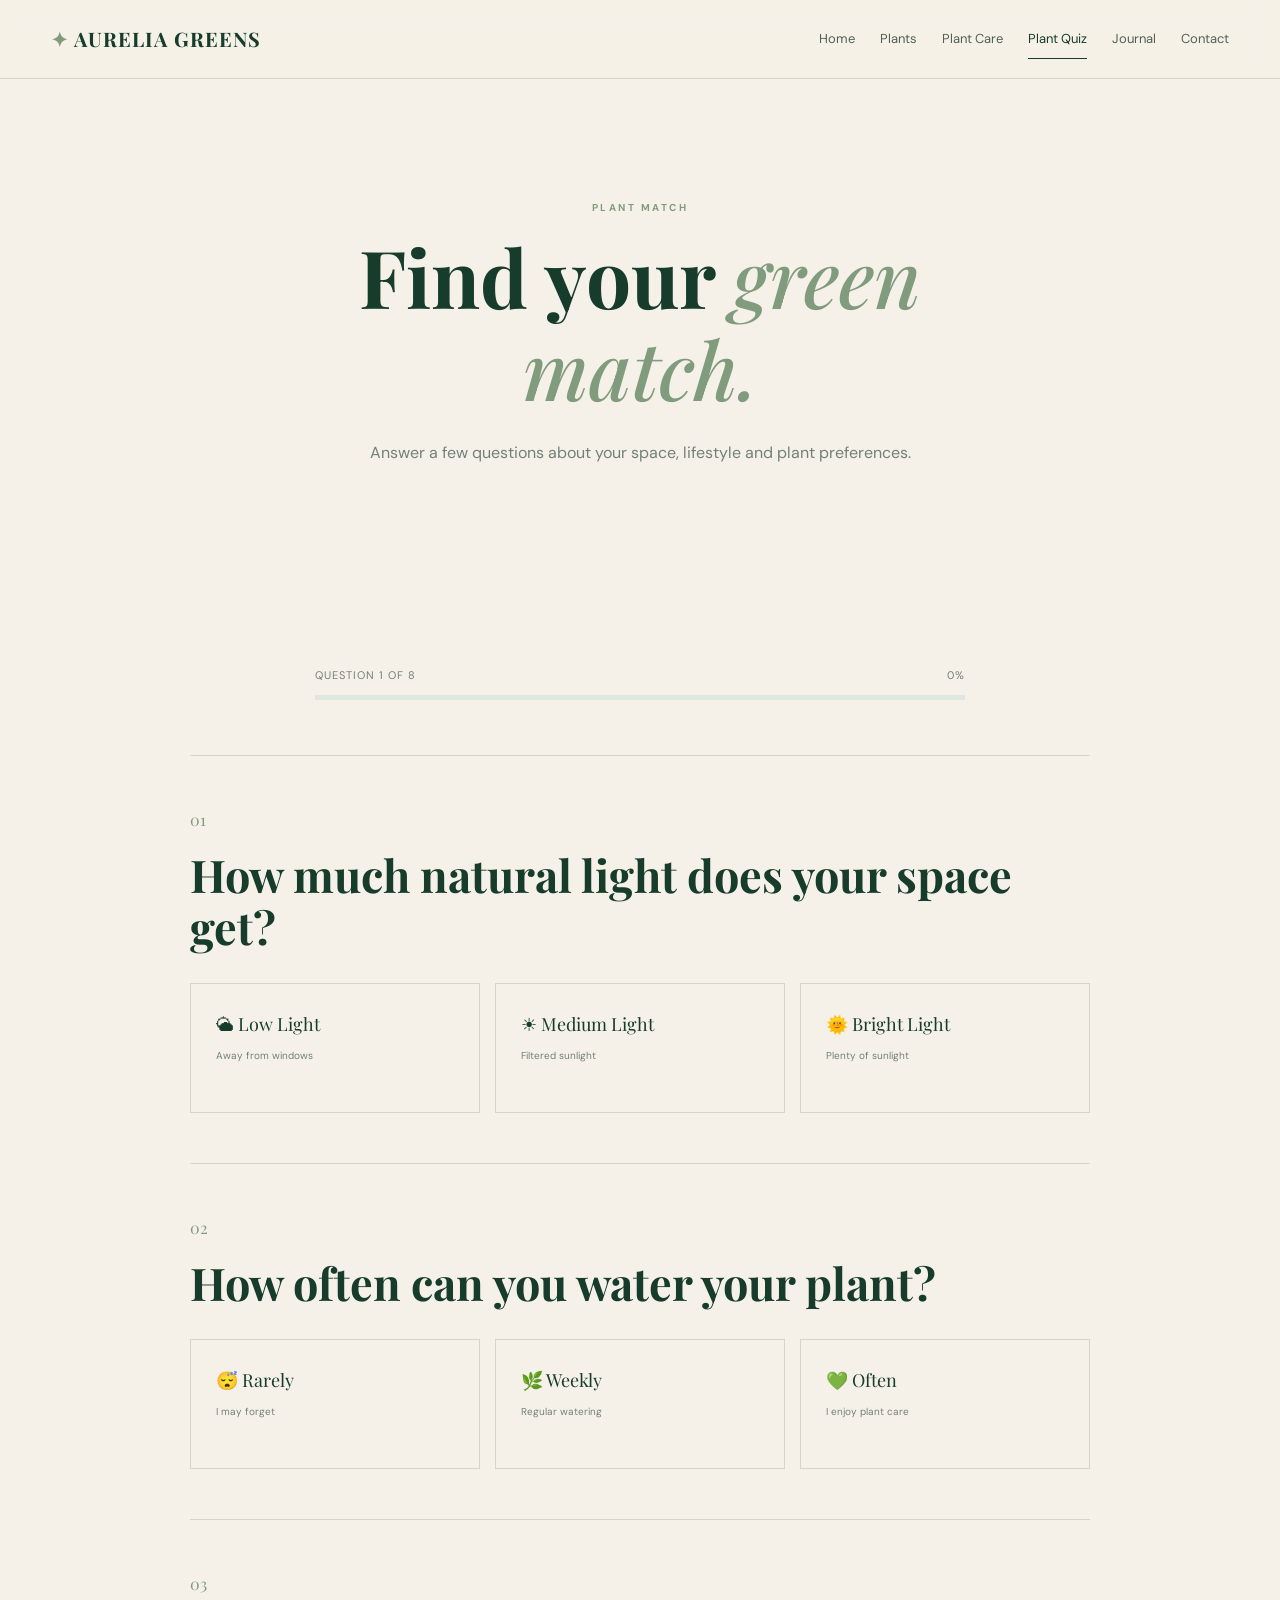
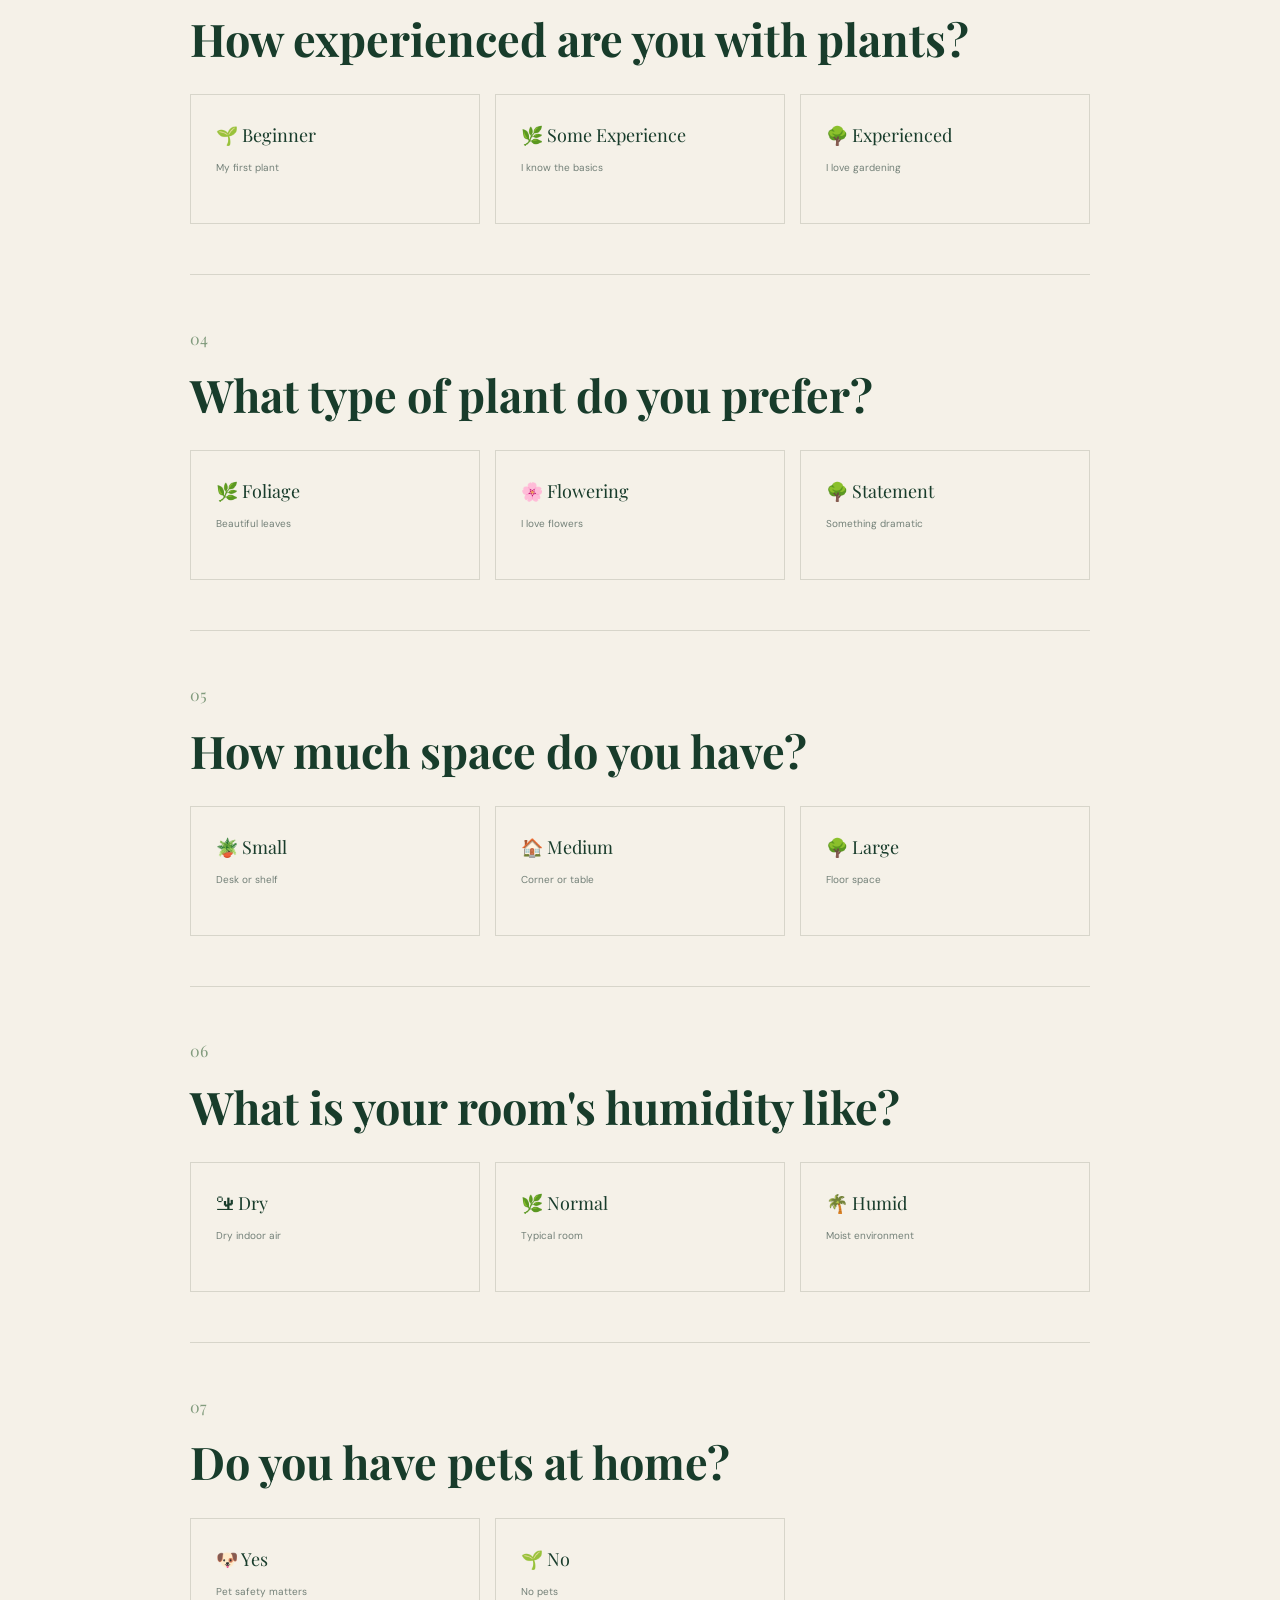
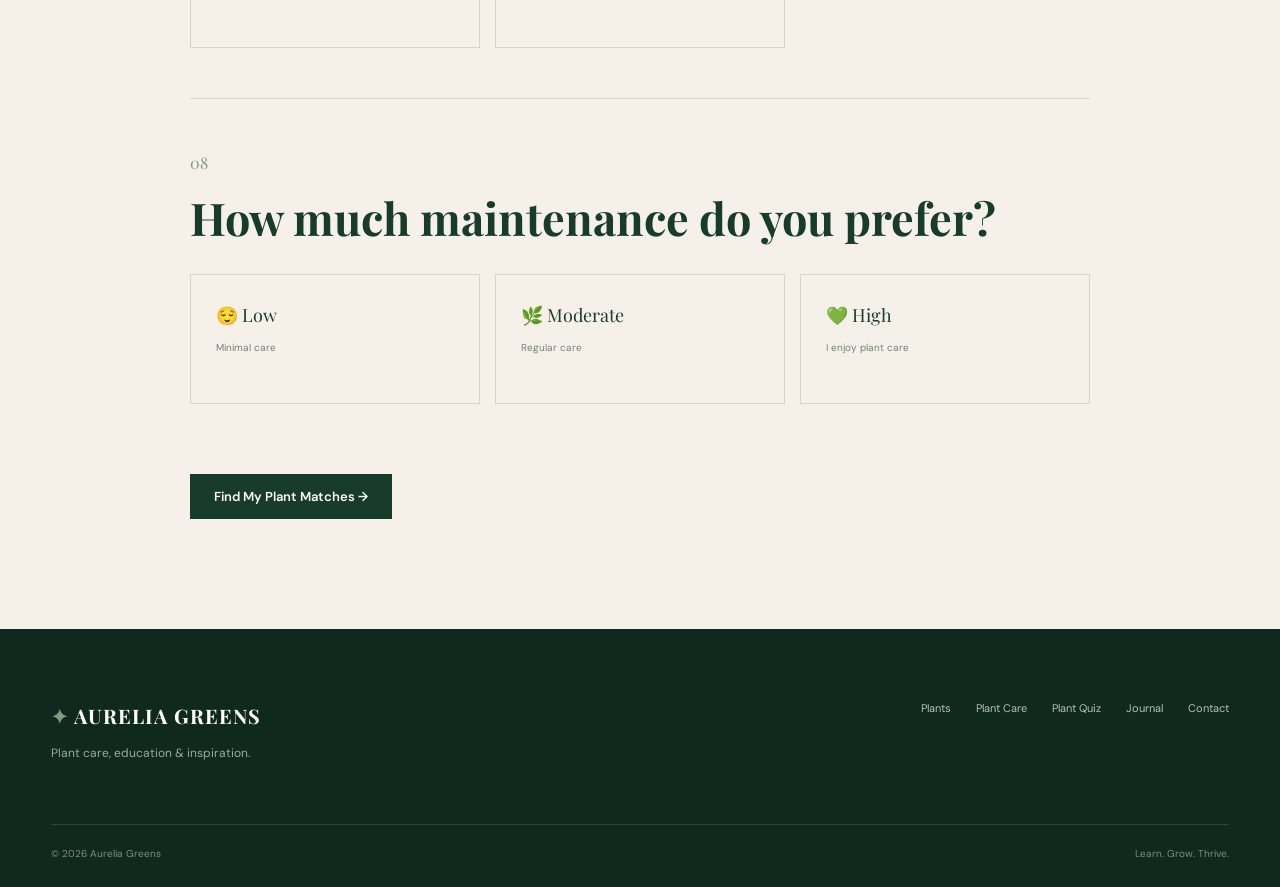
<file: quiz.html>
<!DOCTYPE html>
<html lang="en">

<head>

    <meta charset="UTF-8">

    <meta name="viewport"
          content="width=device-width, initial-scale=1.0">

    <title>Plant Quiz | Aurelia Greens</title>


    <!-- GOOGLE FONTS -->

    <link rel="preconnect"
          href="https://fonts.googleapis.com">

    <link rel="preconnect"
          href="https://fonts.gstatic.com"
          crossorigin>

    <link href="https://fonts.googleapis.com/css2?family=DM+Sans:wght@400;500;600;700&family=Playfair+Display:wght@500;600;700&display=swap"
          rel="stylesheet">


    <!-- YOUR EXISTING CSS -->

    <link rel="stylesheet"
          href="style.css">


    <!-- =================================================
         QUIZ PAGE ONLY CSS
         This does NOT modify style.css
    ================================================== -->

    <style>

        /* Progress */

        .quiz-progress-box {

            max-width: 650px;

            margin: 0 auto 55px;

        }


        .quiz-progress-top {

            display: flex;

            justify-content: space-between;

            margin-bottom: 10px;

            color: var(--muted);

            font-size: 11px;

            letter-spacing: 1px;

            text-transform: uppercase;

        }


        .quiz-progress {

            width: 100%;

            height: 5px;

            background: #dfe7e1;

            overflow: hidden;

        }


        .quiz-progress-bar {

            width: 0%;

            height: 100%;

            background: var(--forest);

            transition: width .35s ease;

        }


        /* Better result */

        .quiz-result {

            margin-top: 80px;

        }


        .result-heading {

            text-align: center;

            margin-bottom: 45px;

        }


        .result-heading h2 {

            margin-top: 10px;

        }


        .result-heading p {

            max-width: 600px;

            margin: 12px auto;

            color: var(--muted);

            font-size: 13px;

        }


        /* Best match */

        .best-match {

            display: grid;

            grid-template-columns: 320px 1fr;

            max-width: 900px;

            margin: 0 auto 55px;

            background: #ffffff;

            border: 1px solid var(--line);

            overflow: hidden;

            box-shadow:
                0 18px 45px
                rgba(24, 60, 43, .08);

        }


        .best-match-image {

            min-height: 360px;

        }


        .best-match-image img {

            width: 100%;

            height: 100%;

            object-fit: cover;

        }


        .best-match-info {

            padding: 38px;

        }


        .best-label {

            display: inline-block;

            margin-bottom: 12px;

            color: var(--sage);

            font-size: 9px;

            font-weight: 700;

            letter-spacing: 2px;

        }


        .best-match-info h3 {

            margin: 0 0 8px;

            color: var(--forest);

            font-family: var(--serif);

            font-size: 34px;

        }


        .match-percentage {

            margin: 12px 0 20px;

            color: var(--forest);

            font-family: var(--serif);

            font-size: 28px;

        }


        .match-meter {

            width: 100%;

            height: 7px;

            margin-bottom: 25px;

            background: #e4ebe5;

        }


        .match-meter-fill {

            height: 100%;

            background: var(--forest);

        }


        .why-match {

            margin: 20px 0 25px;

        }


        .why-match h4 {

            margin-bottom: 12px;

            color: var(--forest);

            font-size: 13px;

        }


        .why-match p {

            margin: 6px 0;

            color: var(--muted);

            font-size: 12px;

        }


        /* Personality */

        .personality-box {

            max-width: 900px;

            margin: 0 auto 60px;

            padding: 35px;

            background: var(--cream);

            border: 1px solid var(--line);

            text-align: center;

        }


        .personality-box h3 {

            margin: 8px 0;

            color: var(--forest);

            font-family: var(--serif);

            font-size: 30px;

        }


        .personality-box p {

            max-width: 600px;

            margin: 0 auto;

            color: var(--muted);

            font-size: 13px;

            line-height: 1.8;

        }


        /* Other matches */

        .other-matches {

            max-width: 900px;

            margin: 0 auto;

        }


        .other-matches-title {

            margin-bottom: 25px;

            color: var(--forest);

            font-family: var(--serif);

            font-size: 28px;

        }


        .other-match-card {

            display: grid;

            grid-template-columns: 100px 1fr auto;

            align-items: center;

            gap: 20px;

            margin-bottom: 14px;

            padding: 15px;

            background: rgba(255,255,255,.6);

            border: 1px solid var(--line);

        }


        .other-match-card img {

            width: 100px;

            height: 80px;

            object-fit: cover;

        }


        .other-match-card h4 {

            margin: 0 0 5px;

            color: var(--forest);

            font-family: var(--serif);

            font-size: 21px;

        }


        .other-match-card p {

            margin: 0;

            color: var(--muted);

            font-size: 11px;

        }


        .other-score {

            color: var(--forest);

            font-family: var(--serif);

            font-size: 20px;

            text-align: right;

        }


        .other-score small {

            display: block;

            color: var(--muted);

            font-family: var(--sans);

            font-size: 9px;

        }


        .result-actions {

            display: flex;

            justify-content: center;

            margin-top: 35px;

        }


        .quiz-reset {

            border: none;

            border-bottom: 1px solid var(--forest);

            background: transparent;

            padding: 8px 0;

            color: var(--forest);

            cursor: pointer;

            font-size: 12px;

        }


        /* Mobile */

        @media(max-width: 700px) {

            .best-match {

                grid-template-columns: 1fr;

            }


            .best-match-image {

                min-height: 250px;

            }


            .best-match-info {

                padding: 25px;

            }


            .best-match-info h3 {

                font-size: 28px;

            }


            .other-match-card {

                grid-template-columns: 75px 1fr;

            }


            .other-match-card img {

                width: 75px;

                height: 70px;

            }


            .other-score {

                grid-column: 2;

                text-align: left;

            }

        }

    </style>

</head>


<body>


<!-- =====================================================
     NAVBAR
===================================================== -->

<header class="navbar">

    <div class="nav-container">


        <a href="index.html"
           class="logo">

            <span>✦</span>

            AURELIA GREENS

        </a>


        <input type="checkbox"
               id="menu-toggle">


        <label for="menu-toggle"
               class="menu-icon">

            ☰

        </label>


        <nav>

            <a href="index.html">
                Home
            </a>

            <a href="plants.html">
                Plants
            </a>

            <a href="care.html">
                Plant Care
            </a>

            <a href="quiz.html"
               class="active">

                Plant Quiz

            </a>

            <a href="journal.html">
                Journal
            </a>

            <a href="contact.html">
                Contact
            </a>

        </nav>

    </div>

</header>



<!-- =====================================================
     HERO
===================================================== -->

<section class="page-hero">

    <span class="eyebrow">
        PLANT MATCH
    </span>


    <h1>

        Find your

        <em>
            green match.
        </em>

    </h1>


    <p>

        Answer a few questions about your
        space, lifestyle and plant preferences.

    </p>

</section>



<!-- =====================================================
     QUIZ
===================================================== -->

<section class="quiz-section section">


    <!-- PROGRESS -->

    <div class="quiz-progress-box">

        <div class="quiz-progress-top">

            <span id="questionCounter">
                Question 1 of 8
            </span>

            <span id="progressPercent">
                0%
            </span>

        </div>


        <div class="quiz-progress">

            <div id="progressBar"
                 class="quiz-progress-bar">

            </div>

        </div>

    </div>



<form id="plantQuiz">


<!-- =====================================================
     QUESTION 01
===================================================== -->

<div class="quiz-question">

    <span class="quiz-number">
        01
    </span>


    <h2>
        How much natural light does your space get?
    </h2>


    <div class="option-grid">


        <label class="option">

            <input
                type="radio"
                name="light"
                value="low"
                required>

            <span>

                🌥 Low Light

                <small>
                    Away from windows
                </small>

            </span>

        </label>


        <label class="option">

            <input
                type="radio"
                name="light"
                value="medium">

            <span>

                ☀ Medium Light

                <small>
                    Filtered sunlight
                </small>

            </span>

        </label>


        <label class="option">

            <input
                type="radio"
                name="light"
                value="bright">

            <span>

                🌞 Bright Light

                <small>
                    Plenty of sunlight
                </small>

            </span>

        </label>


    </div>

</div>



<!-- =====================================================
     QUESTION 02
===================================================== -->

<div class="quiz-question">

    <span class="quiz-number">
        02
    </span>


    <h2>
        How often can you water your plant?
    </h2>


    <div class="option-grid">


        <label class="option">

            <input
                type="radio"
                name="water"
                value="low"
                required>

            <span>

                😴 Rarely

                <small>
                    I may forget
                </small>

            </span>

        </label>


        <label class="option">

            <input
                type="radio"
                name="water"
                value="medium">

            <span>

                🌿 Weekly

                <small>
                    Regular watering
                </small>

            </span>

        </label>


        <label class="option">

            <input
                type="radio"
                name="water"
                value="high">

            <span>

                💚 Often

                <small>
                    I enjoy plant care
                </small>

            </span>

        </label>


    </div>

</div>



<!-- =====================================================
     QUESTION 03
===================================================== -->

<div class="quiz-question">

    <span class="quiz-number">
        03
    </span>


    <h2>
        How experienced are you with plants?
    </h2>


    <div class="option-grid">


        <label class="option">

            <input
                type="radio"
                name="experience"
                value="beginner"
                required>

            <span>

                🌱 Beginner

                <small>
                    My first plant
                </small>

            </span>

        </label>


        <label class="option">

            <input
                type="radio"
                name="experience"
                value="some">

            <span>

                🌿 Some Experience

                <small>
                    I know the basics
                </small>

            </span>

        </label>


        <label class="option">

            <input
                type="radio"
                name="experience"
                value="expert">

            <span>

                🌳 Experienced

                <small>
                    I love gardening
                </small>

            </span>

        </label>


    </div>

</div>



<!-- =====================================================
     QUESTION 04
===================================================== -->

<div class="quiz-question">

    <span class="quiz-number">
        04
    </span>


    <h2>
        What type of plant do you prefer?
    </h2>


    <div class="option-grid">


        <label class="option">

            <input
                type="radio"
                name="style"
                value="foliage"
                required>

            <span>

                🌿 Foliage

                <small>
                    Beautiful leaves
                </small>

            </span>

        </label>


        <label class="option">

            <input
                type="radio"
                name="style"
                value="flower">

            <span>

                🌸 Flowering

                <small>
                    I love flowers
                </small>

            </span>

        </label>


        <label class="option">

            <input
                type="radio"
                name="style"
                value="statement">

            <span>

                🌳 Statement

                <small>
                    Something dramatic
                </small>

            </span>

        </label>


    </div>

</div>



<!-- =====================================================
     QUESTION 05
===================================================== -->

<div class="quiz-question">

    <span class="quiz-number">
        05
    </span>


    <h2>
        How much space do you have?
    </h2>


    <div class="option-grid">


        <label class="option">

            <input
                type="radio"
                name="space"
                value="small"
                required>

            <span>

                🪴 Small

                <small>
                    Desk or shelf
                </small>

            </span>

        </label>


        <label class="option">

            <input
                type="radio"
                name="space"
                value="medium">

            <span>

                🏠 Medium

                <small>
                    Corner or table
                </small>

            </span>

        </label>


        <label class="option">

            <input
                type="radio"
                name="space"
                value="large">

            <span>

                🌳 Large

                <small>
                    Floor space
                </small>

            </span>

        </label>


    </div>

</div>



<!-- =====================================================
     QUESTION 06
===================================================== -->

<div class="quiz-question">

    <span class="quiz-number">
        06
    </span>


    <h2>
        What is your room's humidity like?
    </h2>


    <div class="option-grid">


        <label class="option">

            <input
                type="radio"
                name="humidity"
                value="low"
                required>

            <span>

                🏜 Dry

                <small>
                    Dry indoor air
                </small>

            </span>

        </label>


        <label class="option">

            <input
                type="radio"
                name="humidity"
                value="medium">

            <span>

                🌿 Normal

                <small>
                    Typical room
                </small>

            </span>

        </label>


        <label class="option">

            <input
                type="radio"
                name="humidity"
                value="high">

            <span>

                🌴 Humid

                <small>
                    Moist environment
                </small>

            </span>

        </label>


    </div>

</div>



<!-- =====================================================
     QUESTION 07
===================================================== -->

<div class="quiz-question">

    <span class="quiz-number">
        07
    </span>


    <h2>
        Do you have pets at home?
    </h2>


    <div class="option-grid">


        <label class="option">

            <input
                type="radio"
                name="pets"
                value="yes"
                required>

            <span>

                🐶 Yes

                <small>
                    Pet safety matters
                </small>

            </span>

        </label>


        <label class="option">

            <input
                type="radio"
                name="pets"
                value="no">

            <span>

                🌱 No

                <small>
                    No pets
                </small>

            </span>

        </label>


    </div>

</div>



<!-- =====================================================
     QUESTION 08
===================================================== -->

<div class="quiz-question">

    <span class="quiz-number">
        08
    </span>


    <h2>
        How much maintenance do you prefer?
    </h2>


    <div class="option-grid">


        <label class="option">

            <input
                type="radio"
                name="maintenance"
                value="low"
                required>

            <span>

                😌 Low

                <small>
                    Minimal care
                </small>

            </span>

        </label>


        <label class="option">

            <input
                type="radio"
                name="maintenance"
                value="medium">

            <span>

                🌿 Moderate

                <small>
                    Regular care
                </small>

            </span>

        </label>


        <label class="option">

            <input
                type="radio"
                name="maintenance"
                value="high">

            <span>

                💚 High

                <small>
                    I enjoy plant care
                </small>

            </span>

        </label>


    </div>

</div>



<button
    type="submit"
    class="btn btn-dark quiz-button">

    Find My Plant Matches →

</button>


</form>



<!-- =====================================================
     RESULT
===================================================== -->

<div id="quizResult"
     class="quiz-result">

</div>


</section>



<!-- =====================================================
     FOOTER
===================================================== -->

<footer>

    <div class="footer-main">


        <div>

            <a href="index.html"
               class="logo footer-logo">

                <span>✦</span>

                AURELIA GREENS

            </a>


            <p>
                Plant care, education & inspiration.
            </p>

        </div>


        <div class="footer-links">

            <a href="plants.html">
                Plants
            </a>

            <a href="care.html">
                Plant Care
            </a>

            <a href="quiz.html">
                Plant Quiz
            </a>

            <a href="journal.html">
                Journal
            </a>

            <a href="contact.html">
                Contact
            </a>

        </div>


    </div>


    <div class="footer-bottom">

        <span>
            © 2026 Aurelia Greens
        </span>

        <span>
            Learn. Grow. Thrive.
        </span>

    </div>

</footer>



<!-- =====================================================
     JAVASCRIPT
===================================================== -->

<script>

/* =====================================================
   LOCAL PLANTS
   These remain as fallback and preserve the existing
   Aurelia Greens plant-details pages.
===================================================== */

const localPlants = {

    monstera: {
        name: "Monstera Deliciosa",
        image: "https://images.unsplash.com/photo-1614594975525-e45190c55d0b?auto=format&fit=crop&w=900&q=85",
        description: "A beautiful tropical plant with large decorative leaves.",
        link: "plant-details.html?plant=monstera",
        profile: {
            light: ["medium", "bright"],
            water: ["medium", "high"],
            experience: ["beginner", "some"],
            style: ["foliage", "statement"],
            space: ["medium", "large"],
            humidity: ["medium", "high"],
            pets: ["no"],
            maintenance: ["medium", "high"]
        }
    },

    snake: {
        name: "Snake Plant",
        image: "https://images.unsplash.com/photo-1593482892290-f54927ae1bb6?auto=format&fit=crop&w=900&q=85",
        description: "A hardy indoor plant that is excellent for beginners.",
        link: "plant-details.html?plant=snake",
        profile: {
            light: ["low", "medium"],
            water: ["low"],
            experience: ["beginner", "some"],
            style: ["foliage"],
            space: ["small", "medium"],
            humidity: ["low", "medium"],
            pets: ["no"],
            maintenance: ["low"]
        }
    },

    fig: {
        name: "Fiddle Leaf Fig",
        image: "https://images.unsplash.com/photo-1597055181300-4a8a9f7c4e4f?auto=format&fit=crop&w=900&q=85",
        description: "A dramatic statement plant that loves bright spaces.",
        link: "plant-details.html?plant=fig",
        profile: {
            light: ["bright"],
            water: ["medium", "high"],
            experience: ["some", "expert"],
            style: ["statement"],
            space: ["large"],
            humidity: ["medium", "high"],
            pets: ["no"],
            maintenance: ["medium", "high"]
        }
    },

    peace: {
        name: "Peace Lily",
        image: "https://images.unsplash.com/photo-1593691509543-c55fb32e5cee?auto=format&fit=crop&w=900&q=85",
        description: "An elegant flowering plant that enjoys regular moisture.",
        link: "plant-details.html?plant=peace",
        profile: {
            light: ["medium"],
            water: ["medium", "high"],
            experience: ["beginner", "some"],
            style: ["flower"],
            space: ["small", "medium"],
            humidity: ["medium", "high"],
            pets: ["no"],
            maintenance: ["medium", "high"]
        }
    },

    succulent: {
        name: "Succulent",
        image: "https://images.unsplash.com/photo-1459411621453-7b03977f4bfc?auto=format&fit=crop&w=900&q=85",
        description: "A low-water plant that loves bright sunny spaces.",
        link: "plant-details.html?plant=succulent",
        profile: {
            light: ["bright"],
            water: ["low"],
            experience: ["beginner", "some"],
            style: ["foliage"],
            space: ["small", "medium"],
            humidity: ["low"],
            pets: ["yes", "no"],
            maintenance: ["low"]
        }
    },

    calathea: {
        name: "Calathea Orbifolia",
        image: "https://images.unsplash.com/photo-1614594975525-e45190c55d0b?auto=format&fit=crop&w=900&q=85",
        description: "A beautiful tropical plant that prefers humid environments.",
        link: "plant-details.html?plant=calathea",
        profile: {
            light: ["medium"],
            water: ["medium", "high"],
            experience: ["some", "expert"],
            style: ["foliage"],
            space: ["medium"],
            humidity: ["high"],
            pets: ["yes"],
            maintenance: ["high"]
        }
    },

    pothos: {
        name: "Golden Pothos",
        image: "https://images.unsplash.com/photo-1614594576850-4b6e7f6f3c7a?auto=format&fit=crop&w=900&q=85",
        description: "A versatile trailing plant that is easy to grow indoors.",
        link: "plant-details.html?plant=pothos",
        profile: {
            light: ["low", "medium"],
            water: ["medium"],
            experience: ["beginner", "some"],
            style: ["foliage"],
            space: ["small", "medium"],
            humidity: ["medium", "high"],
            pets: ["no"],
            maintenance: ["low", "medium"]
        }
    },

    zz: {
        name: "ZZ Plant",
        image: "https://images.unsplash.com/photo-1632207691143-8e1c0f2e3d5b?auto=format&fit=crop&w=900&q=85",
        description: "An elegant low-maintenance plant for busy lifestyles.",
        link: "plant-details.html?plant=zz",
        profile: {
            light: ["low", "medium"],
            water: ["low"],
            experience: ["beginner", "some"],
            style: ["foliage"],
            space: ["small", "medium"],
            humidity: ["low", "medium"],
            pets: ["no"],
            maintenance: ["low"]
        }
    }
};


/* =====================================================
   WEIGHTS
===================================================== */

const weights = {
    light: 25,
    water: 20,
    experience: 10,
    style: 15,
    space: 10,
    humidity: 10,
    pets: 5,
    maintenance: 5
};


/* =====================================================
   API SETTINGS
===================================================== */

const API_BASE = "https://aurelia-greens.vercel.app/api/search";
let apiPlantsCache = null;


/* =====================================================
   ANSWER FUNCTION
===================================================== */

function getAnswer(name) {
    const selected = document.querySelector(
        'input[name="' + name + '"]:checked'
    );

    return selected ? selected.value : null;
}


/* =====================================================
   PROGRESS
===================================================== */

const quizInputs = document.querySelectorAll(
    '#plantQuiz input[type="radio"]'
);

const progressBar = document.getElementById("progressBar");
const progressPercent = document.getElementById("progressPercent");
const questionCounter = document.getElementById("questionCounter");

function updateProgress() {
    const categories = [
        "light",
        "water",
        "experience",
        "style",
        "space",
        "humidity",
        "pets",
        "maintenance"
    ];

    let answered = 0;

    categories.forEach(function(category) {
        if (document.querySelector(
            'input[name="' + category + '"]:checked'
        )) {
            answered++;
        }
    });

    const percent = Math.round((answered / 8) * 100);

    progressBar.style.width = percent + "%";
    progressPercent.innerText = percent + "%";

    if (answered < 8) {
        questionCounter.innerText =
            "Question " + (answered + 1) + " of 8";
    } else {
        questionCounter.innerText = "All questions answered";
    }
}

quizInputs.forEach(function(input) {
    input.addEventListener("change", updateProgress);
});


/* =====================================================
   HELPERS FOR PERENUAL DATA
===================================================== */

function firstValue(value) {
    if (Array.isArray(value)) return value[0] || "";
    return value || "";
}

function textOf(value) {
    if (Array.isArray(value)) return value.join(" ").toLowerCase();
    return String(value || "").toLowerCase();
}

function getApiName(plant) {
    return plant.common_name ||
        firstValue(plant.scientific_name) ||
        "Unknown Plant";
}

function getApiScientificName(plant) {
    return firstValue(plant.scientific_name);
}

function getApiImage(plant) {
    if (plant.default_image) {
        return plant.default_image.regular_url ||
            plant.default_image.medium_url ||
            plant.default_image.small_url ||
            "https://images.unsplash.com/photo-1497250681960-ef046c08a56e?auto=format&fit=crop&w=900&q=85";
    }

    return "https://images.unsplash.com/photo-1497250681960-ef046c08a56e?auto=format&fit=crop&w=900&q=85";
}

function getApiLink(plant) {
    if (!plant.id) return "#";

    return "https://www.perenual.com/plant-species-database-search-finder/species/" +
        encodeURIComponent(plant.id);
}

function getApiDescription(plant) {
    const name = getApiName(plant);
    const scientific = getApiScientificName(plant);
    const watering = plant.watering || "regular care";

    return scientific
        ? name + " (" + scientific + ") is a plant with " +
          String(watering).toLowerCase() + " watering needs."
        : name + " is a plant with " +
          String(watering).toLowerCase() + " watering needs.";
}

function mapLight(plant) {
    const text = textOf(plant.sunlight);

    if (text.includes("low") || text.includes("shade")) {
        return ["low", "medium"];
    }

    if (text.includes("bright indirect") || text.includes("indirect")) {
        return ["medium", "bright"];
    }

    if (text.includes("full sun") || text.includes("direct") || text.includes("sun")) {
        return ["bright"];
    }

    return ["medium", "bright"];
}

function mapWater(plant) {
    const text = textOf(plant.watering);

    if (text.includes("minimum") || text.includes("rare") || text.includes("none") || text.includes("low")) {
        return ["low"];
    }

    if (text.includes("frequent") || text.includes("daily") || text.includes("high")) {
        return ["high"];
    }

    return ["medium", "high"];
}

function mapExperience(plant) {
    const text = textOf(plant.care_level || plant.maintenance);

    if (text.includes("easy") || text.includes("low")) {
        return ["beginner", "some"];
    }

    if (text.includes("difficult") || text.includes("high") || text.includes("expert")) {
        return ["some", "expert"];
    }

    return ["beginner", "some"];
}

function mapStyle(plant) {
    const text = (
        getApiName(plant) + " " +
        textOf(plant.type) + " " +
        textOf(plant.description) + " " +
        textOf(plant.other_name)
    );

    if (
        text.includes("flower") ||
        text.includes("bloom") ||
        text.includes("orchid") ||
        text.includes("lily") ||
        text.includes("rose")
    ) {
        return ["flower"];
    }

    if (
        text.includes("tree") ||
        text.includes("palm") ||
        text.includes("large") ||
        text.includes("statement")
    ) {
        return ["statement", "foliage"];
    }

    return ["foliage"];
}

function mapSpace(plant) {
    const text = textOf(plant.dimension || plant.size);

    if (
        text.includes("large") ||
        text.includes("10 ft") ||
        text.includes("8 ft") ||
        text.includes("6 ft") ||
        text.includes("5 ft")
    ) {
        return ["large"];
    }

    if (
        text.includes("small") ||
        text.includes("1 ft") ||
        text.includes("2 ft")
    ) {
        return ["small", "medium"];
    }

    return ["medium", "large"];
}

function mapHumidity(plant) {
    const text = (
        getApiName(plant) + " " +
        textOf(plant.description) + " " +
        textOf(plant.other_name) + " " +
        textOf(plant.watering)
    );

    if (
        text.includes("tropical") ||
        text.includes("humid") ||
        text.includes("moist")
    ) {
        return ["medium", "high"];
    }

    if (
        text.includes("dry") ||
        text.includes("drought") ||
        text.includes("succulent") ||
        text.includes("cactus")
    ) {
        return ["low"];
    }

    return ["medium"];
}

function mapPets(plant) {
    const value = plant.poisonous_to_pets;

    if (value === 0 || value === "0" || value === false) {
        return ["yes"];
    }

    if (value === 1 || value === "1" || value === true) {
        return ["no"];
    }

    return ["yes", "no"];
}

function mapMaintenance(plant) {
    const text = textOf(plant.maintenance || plant.care_level);

    if (text.includes("low") || text.includes("easy")) {
        return ["low"];
    }

    if (text.includes("high") || text.includes("difficult")) {
        return ["high"];
    }

    return ["medium"];
}

function convertApiPlant(plant) {
    return {
        id: plant.id,
        name: getApiName(plant),
        image: getApiImage(plant),
        description: getApiDescription(plant),
        link: getApiLink(plant),
        profile: {
            light: mapLight(plant),
            water: mapWater(plant),
            experience: mapExperience(plant),
            style: mapStyle(plant),
            space: mapSpace(plant),
            humidity: mapHumidity(plant),
            pets: mapPets(plant),
            maintenance: mapMaintenance(plant)
        }
    };
}


/* =====================================================
   LOAD API PLANTS
   Cached in sessionStorage so repeated quiz attempts
   do not make unnecessary API requests.
===================================================== */

async function loadQuizPlants() {
    if (apiPlantsCache) return apiPlantsCache;

    const saved = sessionStorage.getItem("aureliaQuizPlants");

    if (saved) {
        try {
            apiPlantsCache = JSON.parse(saved);
            if (Array.isArray(apiPlantsCache) && apiPlantsCache.length) {
                return apiPlantsCache;
            }
        } catch (error) {
            sessionStorage.removeItem("aureliaQuizPlants");
        }
    }

    const urls = [
        API_BASE + "?page=1&indoor=1",
        API_BASE + "?page=2&indoor=1"
    ];

    const responses = await Promise.all(
        urls.map(function(url) {
            return fetch(url, { cache: "no-store" });
        })
    );

    for (const response of responses) {
        if (!response.ok) {
            throw new Error("Plant API request failed: " + response.status);
        }
    }

    const payloads = await Promise.all(
        responses.map(function(response) {
            return response.json();
        })
    );

    const rawPlants = [];
    const seenIds = new Set();

    payloads.forEach(function(payload) {
        if (!Array.isArray(payload.data)) return;

        payload.data.forEach(function(plant) {
            if (!plant || !plant.id || seenIds.has(plant.id)) return;

            seenIds.add(plant.id);
            rawPlants.push(plant);
        });
    });

    apiPlantsCache = rawPlants.map(convertApiPlant);

    if (apiPlantsCache.length) {
        sessionStorage.setItem(
            "aureliaQuizPlants",
            JSON.stringify(apiPlantsCache)
        );
    }

    return apiPlantsCache;
}


/* =====================================================
   CALCULATE MATCHES
===================================================== */

function calculateResults(plantList, answers) {
    return plantList
        .map(function(plant) {
            let score = 0;
            let reasons = [];

            Object.keys(weights).forEach(function(category) {
                const selectedAnswer = answers[category];
                const profileValues = plant.profile[category] || [];

                if (
                    selectedAnswer &&
                    profileValues.includes(selectedAnswer)
                ) {
                    score += weights[category];

                    const reasonText = {
                        light: "Your lighting preference fits this plant.",
                        water: "Your watering routine suits its needs.",
                        experience: "Its care level fits your experience.",
                        style: "Its appearance matches your plant preference.",
                        space: "Its size fits your available space.",
                        humidity: "Your room humidity is suitable.",
                        pets: "Its pet suitability matches your home.",
                        maintenance: "Its maintenance level fits your lifestyle."
                    };

                    reasons.push(reasonText[category]);
                }
            });

            return {
                plant: plant,
                score: score,
                reasons: reasons
            };
        })
        .sort(function(a, b) {
            return b.score - a.score;
        });
}


/* =====================================================
   PERSONALITY
===================================================== */

function getPersonality(answers) {
    if (
        answers.maintenance === "low" &&
        answers.water === "low"
    ) {
        return {
            title: "The Easygoing Plant Parent",
            text: "You prefer plants that can fit naturally into a busy lifestyle without demanding constant attention."
        };
    }

    if (
        answers.experience === "expert" ||
        answers.maintenance === "high"
    ) {
        return {
            title: "The Dedicated Plant Parent",
            text: "You enjoy caring for plants and are comfortable giving them the extra attention they need to thrive."
        };
    }

    if (answers.style === "flower") {
        return {
            title: "The Bloom Lover",
            text: "You are drawn to plants that bring color, softness and beautiful natural details into your space."
        };
    }

    if (answers.style === "statement") {
        return {
            title: "The Green Statement Maker",
            text: "You love plants that become a visual centerpiece and transform the personality of a room."
        };
    }

    return {
        title: "The Balanced Plant Parent",
        text: "You like a healthy balance between beautiful plants and manageable everyday care."
    };
}


/* =====================================================
   ESCAPE HTML
===================================================== */

function escapeHTML(value) {
    return String(value ?? "")
        .replace(/&/g, "&amp;")
        .replace(/</g, "&lt;")
        .replace(/>/g, "&gt;")
        .replace(/"/g, "&quot;")
        .replace(/'/g, "&#039;");
}

function safeUrl(value) {
    const url = String(value || "#");

    if (
        url.startsWith("plant-details.html?") ||
        url.startsWith("https://www.perenual.com/")
    ) {
        return url;
    }

    return "#";
}


/* =====================================================
   RENDER RESULTS
===================================================== */

function renderResults(results, personality, usingApi) {
    const best = results[0];

    if (!best) {
        throw new Error("No matching plants available.");
    }

    let html = `
        <div class="result-heading">
            <span class="eyebrow">
                YOUR GREEN MATCHES
            </span>

            <h2>
                Plants selected for
                <em>your lifestyle.</em>
            </h2>

            <p>
                We compared your answers using
                different care and lifestyle factors.
            </p>

            ${usingApi ? `
                <p style="margin-top:10px; font-size:0.9rem;">
                    ✦ Recommendations powered by the Aurelia Greens plant database.
                </p>
            ` : ""}
        </div>

        <div class="best-match">
            <div class="best-match-image">
                <img
                    src="${escapeHTML(best.plant.image)}"
                    alt="${escapeHTML(best.plant.name)}">
            </div>

            <div class="best-match-info">
                <span class="best-label">
                    ✦ BEST MATCH
                </span>

                <h3>
                    ${escapeHTML(best.plant.name)}
                </h3>

                <div class="match-percentage">
                    ${best.score}% Match
                </div>

                <div class="match-meter">
                    <div
                        class="match-meter-fill"
                        style="width:${best.score}%">
                    </div>
                </div>

                <p>
                    ${escapeHTML(best.plant.description)}
                </p>

                <div class="why-match">
                    <h4>
                        Why it matches you
                    </h4>
    `;

    const reasons = best.reasons.length
        ? best.reasons.slice(0, 4)
        : ["This plant has been selected from your overall preferences."];

    reasons.forEach(function(reason) {
        html += `
            <p>
                ✓ ${escapeHTML(reason)}
            </p>
        `;
    });

    html += `
                </div>

                <a
                    href="${safeUrl(best.plant.link)}"
                    class="btn btn-dark">
                    Explore ${escapeHTML(best.plant.name)} →
                </a>
            </div>
        </div>

        <div class="personality-box">
            <span class="eyebrow">
                YOUR PLANT PERSONALITY
            </span>

            <h3>
                ${escapeHTML(personality.title)}
            </h3>

            <p>
                ${escapeHTML(personality.text)}
            </p>
        </div>

        <div class="other-matches">
            <h3 class="other-matches-title">
                Other Good Matches
            </h3>
    `;

    results.slice(1, 7).forEach(function(result) {
        html += `
            <div class="other-match-card">
                <img
                    src="${escapeHTML(result.plant.image)}"
                    alt="${escapeHTML(result.plant.name)}">

                <div>
                    <h4>
                        ${escapeHTML(result.plant.name)}
                    </h4>

                    <p>
                        ${escapeHTML(result.plant.description)}
                    </p>

                    <a
                        href="${safeUrl(result.plant.link)}"
                        class="text-link">
                        Learn More →
                    </a>
                </div>

                <div class="other-score">
                    ${result.score}%
                    <small>
                        MATCH
                    </small>
                </div>
            </div>
        `;
    });

    html += `
        </div>

        <div class="result-actions">
            <button
                type="button"
                class="quiz-reset"
                onclick="resetQuiz()">
                ↻ Retake Quiz
            </button>
        </div>
    `;

    const resultBox = document.getElementById("quizResult");

    resultBox.innerHTML = html;
    resultBox.classList.add("show");

    resultBox.scrollIntoView({
        behavior: "smooth",
        block: "start"
    });
}


/* =====================================================
   QUIZ SUBMIT
===================================================== */

document
    .getElementById("plantQuiz")
    .addEventListener("submit", async function(event) {
        event.preventDefault();

        const answers = {
            light: getAnswer("light"),
            water: getAnswer("water"),
            experience: getAnswer("experience"),
            style: getAnswer("style"),
            space: getAnswer("space"),
            humidity: getAnswer("humidity"),
            pets: getAnswer("pets"),
            maintenance: getAnswer("maintenance")
        };

        const resultBox = document.getElementById("quizResult");

        resultBox.innerHTML = `
            <div class="result-heading">
                <span class="eyebrow">PLEASE WAIT</span>
                <h2>
                    Finding your
                    <em>green matches.</em>
                </h2>
                <p>
                    Checking the plant database against your answers...
                </p>
            </div>
        `;
        resultBox.classList.add("show");

        try {
            let apiPlants = await loadQuizPlants();

            /* Keep the original 8 plants as part of the database too. */
            const allPlants = [
                ...Object.values(localPlants),
                ...apiPlants
            ];

            /* Remove duplicates by name. */
            const uniquePlants = [];
            const names = new Set();

            allPlants.forEach(function(plant) {
                const key = plant.name.toLowerCase().trim();

                if (!names.has(key)) {
                    names.add(key);
                    uniquePlants.push(plant);
                }
            });

            const results = calculateResults(uniquePlants, answers);
            const personality = getPersonality(answers);

            renderResults(results, personality, apiPlants.length > 0);

        } catch (error) {
            console.error("Quiz API error:", error);

            /* API fails -> original 8-plant quiz still works. */
            const fallbackResults = calculateResults(
                Object.values(localPlants),
                answers
            );

            const personality = getPersonality(answers);

            renderResults(
                fallbackResults,
                personality,
                false
            );
        }
    });


/* =====================================================
   RESET
===================================================== */

function resetQuiz() {
    document
        .getElementById("plantQuiz")
        .reset();

    const resultBox = document.getElementById("quizResult");

    resultBox.innerHTML = "";
    resultBox.classList.remove("show");

    progressBar.style.width = "0%";
    progressPercent.innerText = "0%";
    questionCounter.innerText = "Question 1 of 8";

    window.scrollTo({
        top: 0,
        behavior: "smooth"
    });
}

</script>


</body>

</html>
</file>
<file: style.css>
/* =====================================================
   AURELIA GREENS
   PLANT CARE & EDUCATION WEBSITE
===================================================== */


/* =====================================================
   ROOT
===================================================== */

:root {

    --forest: #183c2b;

    --deep-green: #10291e;

    --sage: #819b7d;

    --cream: #f5f1e8;

    --soft: #e8e6dc;

    --white: #ffffff;

    --text: #26382e;

    --muted: #738078;

    --line: #d7d5ca;

    --serif: "Playfair Display", Georgia, serif;

    --sans: "DM Sans", Arial, sans-serif;

}


/* =====================================================
   GLOBAL
===================================================== */

* {

    margin: 0;

    padding: 0;

    box-sizing: border-box;

}


html {

    scroll-behavior: smooth;

}


body {

    background: var(--cream);

    color: var(--text);

    font-family: var(--sans);

    line-height: 1.7;

}


img {

    width: 100%;

    display: block;

    object-fit: cover;

}


a {

    color: inherit;

    text-decoration: none;

}


button,
input,
textarea,
select {

    font-family: inherit;

}


/* =====================================================
   NAVBAR
===================================================== */

.navbar {

    width: 100%;

    position: sticky;

    top: 0;

    z-index: 1000;

    background:
        rgba(245,241,232,.96);

    border-bottom:
        1px solid var(--line);

    backdrop-filter:
        blur(12px);

}


.nav-container {

    width: min(1250px, 92%);

    min-height: 78px;

    margin: auto;

    display: flex;

    align-items: center;

    justify-content: space-between;

}


.logo {

    color: var(--forest);

    font-family: var(--serif);

    font-size: 20px;

    font-weight: 700;

    letter-spacing: 1px;

}


.logo span {

    color: var(--sage);

}


nav {

    display: flex;

    align-items: center;

    gap: 25px;

}


nav a {

    position: relative;

    color: #526158;

    font-size: 13px;

    transition: .3s;

}


nav a:hover,
nav a.active {

    color: var(--forest);

}


nav a.active::after {

    content: "";

    position: absolute;

    left: 0;

    right: 0;

    bottom: -9px;

    height: 1px;

    background:
        var(--forest);

}


#menu-toggle {

    display: none;

}


.menu-icon {

    display: none;

    cursor: pointer;

    font-size: 25px;

}


/* =====================================================
   COMMON
===================================================== */

.section {

    width: min(1180px, 92%);

    margin: auto;

    padding-top: 110px;

    padding-bottom: 110px;

}


.eyebrow {

    display: block;

    margin-bottom: 14px;

    color: var(--sage);

    font-size: 10px;

    font-weight: 700;

    letter-spacing: 2.5px;

}


h1,
h2,
h3 {

    line-height: 1.15;

}


h1,
h2 {

    font-family: var(--serif);

}


h1 em,
h2 em {

    color: var(--sage);

    font-weight: 500;

}


.text-link {

    display: inline-block;

    padding-bottom: 4px;

    border-bottom:
        1px solid var(--forest);

    color: var(--forest);

    font-size: 13px;

    font-weight: 600;

    transition: .3s;

}


.text-link:hover {

    transform:
        translateX(5px);

}


.btn {

    display: inline-flex;

    align-items: center;

    justify-content: center;

    padding:
        14px 24px;

    border: none;

    font-size: 13px;

    font-weight: 600;

    cursor: pointer;

    transition: .3s;

}


.btn-dark {

    background:
        var(--forest);

    color: white;

}


.btn-dark:hover {

    background:
        #2a5942;

    transform:
        translateY(-3px);

}


.btn-light {

    background:
        white;

    color:
        var(--forest);

}


.btn-light:hover {

    transform:
        translateY(-3px);

}


/* =====================================================
   HERO
===================================================== */

.hero {

    min-height: 680px;

    display: grid;

    grid-template-columns:
        48% 52%;

}


.hero-content {

    display: flex;

    flex-direction: column;

    justify-content: center;

    padding:
        70px 7vw;

}


.hero-content h1 {

    max-width: 700px;

    color:
        var(--forest);

    font-size:
        clamp(52px, 7vw, 90px);

}


.hero-content p {

    max-width: 540px;

    margin:
        28px 0;

    color:
        var(--muted);

    font-size: 16px;

}


.hero-buttons {

    display: flex;

    align-items: center;

    gap: 27px;

}


.hero-image {

    position: relative;

    min-height: 680px;

}


.hero-image img {

    height: 100%;

}


.hero-badge {

    position: absolute;

    left: 25px;

    bottom: 25px;

    display: flex;

    align-items: center;

    gap: 15px;

    padding:
        17px 21px;

    background:
        var(--cream);

}


.hero-badge strong {

    color:
        var(--forest);

    font-family:
        var(--serif);

    font-size: 25px;

}


.hero-badge span {

    color:
        var(--forest);

    font-size: 10px;

    line-height: 1.4;

    letter-spacing: 1px;

    text-transform: uppercase;

}


/* =====================================================
   INTRO
===================================================== */

.intro {

    display: grid;

    grid-template-columns:
        20% 80%;

    border-bottom:
        1px solid var(--line);

}


.intro-number {

    color:
        var(--sage);

    font-family:
        var(--serif);

}


.intro-content {

    max-width: 750px;

}


.intro-content h2 {

    color:
        var(--forest);

    font-size:
        clamp(38px, 5vw, 65px);

}


.intro-content p {

    max-width: 680px;

    margin:
        28px 0;

    color:
        var(--muted);

}


/* =====================================================
   SECTION HEADING
===================================================== */

.section-heading {

    display: flex;

    align-items: end;

    justify-content: space-between;

    margin-bottom: 45px;

}


.section-heading h2 {

    color:
        var(--forest);

    font-size:
        clamp(36px, 5vw, 60px);

}


/* =====================================================
   TOPIC GRID
===================================================== */

.topic-grid {

    display: grid;

    grid-template-columns:
        repeat(4, 1fr);

    gap: 20px;

}


.topic-card {

    position: relative;

    min-height: 350px;

    padding: 30px;

    background:
        #e7e5da;

    transition:
        transform .4s,
        background .4s;

}


.topic-card:nth-child(even) {

    background:
        #dfe6dc;

}


.topic-card:hover {

    transform:
        translateY(-8px);

    background:
        #d5dfd2;

}


.topic-number {

    color:
        var(--sage);

    font-family:
        var(--serif);

}


.topic-icon {

    margin:
        45px 0 20px;

    font-size: 30px;

}


.topic-card h3 {

    color:
        var(--forest);

    font-family:
        var(--serif);

    font-size: 30px;

}


.topic-card p {

    margin-top: 10px;

    color:
        var(--muted);

    font-size: 13px;

}


.topic-arrow {

    position: absolute;

    right: 25px;

    bottom: 25px;

    color:
        var(--forest);

}


/* =====================================================
   PLANTS
===================================================== */

.plant-grid {

    display: grid;

    grid-template-columns:
        repeat(3, 1fr);

    gap: 25px;

}


.plant-card {

    background:
        rgba(255,255,255,.4);

    transition:
        transform .4s,
        box-shadow .4s;

}


.plant-card:hover {

    transform:
        translateY(-7px);

    box-shadow:
        0 20px 45px
        rgba(24,60,43,.10);

}


.plant-image {

    position: relative;

    height: 390px;

    overflow: hidden;

}


.plant-image img {

    height: 100%;

    transition:
        transform .6s;

}


.plant-card:hover
.plant-image img {

    transform:
        scale(1.06);

}


.plant-tag {

    position: absolute;

    top: 15px;

    left: 15px;

    padding:
        7px 11px;

    background:
        rgba(245,241,232,.94);

    color:
        var(--forest);

    font-size: 9px;

    font-weight: 700;

    letter-spacing: 1.2px;

}


.plant-info {

    padding:
        24px 20px 28px;

}


.plant-type {

    color:
        var(--sage);

    font-size: 9px;

    font-weight: 700;

    letter-spacing: 2px;

}


.plant-info h3 {

    margin-top: 7px;

    color:
        var(--forest);

    font-family:
        var(--serif);

    font-size: 23px;

}


.plant-info p {

    margin:
        7px 0 17px;

    color:
        var(--muted);

    font-size: 12px;

}


/* =====================================================
   WHY
===================================================== */

.why {

    display: grid;

    grid-template-columns:
        1fr 1fr;

    align-items: center;

    gap: 80px;

}


.why-image {

    height: 640px;

}


.why-image img {

    height: 100%;

}


.why-content h2 {

    margin-bottom: 40px;

    color:
        var(--forest);

    font-size:
        clamp(40px, 5vw, 60px);

}


.feature-item {

    display: grid;

    grid-template-columns:
        50px 1fr;

    gap: 15px;

    padding:
        22px 0;

    border-top:
        1px solid var(--line);

}


.feature-item > span {

    color:
        var(--sage);

    font-family:
        var(--serif);

}


.feature-item h3 {

    color:
        var(--forest);

    font-family:
        var(--serif);

}


.feature-item p {

    margin-top: 5px;

    color:
        var(--muted);

    font-size: 13px;

}


/* =====================================================
   QUIZ BANNER
===================================================== */

.quiz-banner {

    width: min(1180px, 92%);

    margin:
        0 auto 110px;

    padding:
        85px;

    background:
        var(--deep-green);

    color:
        white;

}


.quiz-banner h2 {

    max-width: 700px;

    font-size:
        clamp(40px, 5vw, 62px);

}


.quiz-banner p {

    max-width: 580px;

    margin:
        22px 0 30px;

    color:
        #aebbb2;

}


/* =====================================================
   QUOTE
===================================================== */

.quote-section {

    padding:
        130px 20px;

    background:
        var(--deep-green);

    color:
        white;

    text-align: center;

}


.quote-inner {

    width: min(800px, 90%);

    margin: auto;

}


.quote-inner > span {

    color:
        #a7b89f;

    font-size: 25px;

}


blockquote {

    margin:
        25px 0;

    font-family:
        var(--serif);

    font-size:
        clamp(32px, 5vw, 57px);

    line-height: 1.2;

}


.quote-inner p {

    color:
        #aab7af;

    font-size: 11px;

    letter-spacing: 2px;

}


/* =====================================================
   PAGE HERO
===================================================== */

.page-hero {

    width: min(800px, 90%);

    margin: auto;

    padding:
        120px 0 90px;

    text-align: center;

}


.page-hero h1 {

    color:
        var(--forest);

    font-size:
        clamp(48px, 7vw, 80px);

}


.page-hero p {

    max-width: 620px;

    margin:
        25px auto 0;

    color:
        var(--muted);

}


/* =====================================================
   CATEGORY BAR
===================================================== */

.category-bar {

    display: flex;

    gap: 30px;

    margin-bottom: 45px;

    padding-bottom: 18px;

    overflow-x: auto;

    border-bottom:
        1px solid var(--line);

}


.category-bar span {

    white-space: nowrap;

    color:
        var(--muted);

    font-size: 12px;

}


.category-bar span:first-child {

    color:
        var(--forest);

    font-weight: 700;

}


/* =====================================================
   COLLECTION
===================================================== */

.collection-banner {

    width: min(1180px, 92%);

    margin:
        0 auto 110px;

    padding:
        80px;

    background:
        #dfe6dc;

}


.collection-banner h2 {

    max-width: 700px;

    color:
        var(--forest);

    font-size:
        clamp(40px, 5vw, 62px);

}


.collection-banner p {

    max-width: 580px;

    margin:
        20px 0 30px;

    color:
        var(--muted);

}


/* =====================================================
   DETAILS
===================================================== */

.details-section {

    padding-top: 60px;

}


.back-link {

    display: inline-block;

    margin-bottom: 45px;

    color:
        var(--muted);

    font-size: 13px;

}


.details-grid {

    display: grid;

    grid-template-columns:
        1fr 1fr;

    gap: 80px;

    align-items: center;

}


.details-image {

    height: 650px;

}


.details-image img {

    height: 100%;

}


.details-content h1 {

    color:
        var(--forest);

    font-family:
        var(--serif);

    font-size:
        clamp(45px, 5vw, 70px);

}


.details-intro {

    max-width: 570px;

    margin:
        25px 0 35px;

    color:
        var(--muted);

}


.care-stats {

    display: grid;

    grid-template-columns:
        1fr 1fr;

    margin-bottom: 35px;

    border-top:
        1px solid var(--line);

}


.care-stats > div {

    padding:
        18px 10px;

    border-bottom:
        1px solid var(--line);

}


.care-stats span {

    display: block;

    margin-bottom: 5px;

    font-size: 20px;

}


.care-stats strong {

    display: block;

    color:
        var(--forest);

    font-family:
        var(--serif);

}


.care-stats p {

    color:
        var(--muted);

    font-size: 11px;

}


.details-story {

    display: grid;

    grid-template-columns:
        1fr 1fr;

    gap: 80px;

    border-top:
        1px solid var(--line);

}


.details-story h2 {

    color:
        var(--forest);

    font-size: 55px;

}


.details-story > p {

    color:
        var(--muted);

}


/* =====================================================
   CARE
===================================================== */

.care-grid {

    display: grid;

    grid-template-columns:
        repeat(2, 1fr);

    gap: 25px;

}


.care-card {

    min-height: 350px;

    padding:
        50px;

    background:
        #e7e5da;

    transition:
        transform .4s;

}


.care-card:nth-child(even) {

    background:
        #dfe6dc;

}


.care-card:hover {

    transform:
        translateY(-7px);

}


.care-icon {

    display: block;

    margin-bottom: 30px;

    font-size: 30px;

}


.care-card h2 {

    margin-bottom: 15px;

    color:
        var(--forest);

    font-size: 40px;

}


.care-card p {

    max-width: 500px;

    color:
        var(--muted);

}


.care-card strong {

    display: block;

    margin-top: 25px;

    color:
        var(--forest);

    font-size: 12px;

}


.care-feature {

    display: grid;

    grid-template-columns:
        1fr 1fr;

    align-items: center;

    gap: 80px;

}


.care-feature-image {

    height: 600px;

}


.care-feature-image img {

    height: 100%;

}


.care-feature h2 {

    margin-bottom: 25px;

    color:
        var(--forest);

    font-size: 55px;

}


.care-feature p {

    max-width: 530px;

    margin-bottom: 30px;

    color:
        var(--muted);

}


.problem-section {

    border-top:
        1px solid var(--line);

}


.problem-grid {

    display: grid;

    grid-template-columns:
        repeat(2, 1fr);

    gap: 0 50px;

}


.problem-grid > div {

    padding:
        25px 0;

    border-top:
        1px solid var(--line);

}


.problem-grid span {

    color:
        var(--sage);

    font-family:
        var(--serif);

}


.problem-grid h3 {

    margin:
        8px 0;

    color:
        var(--forest);

    font-family:
        var(--serif);

    font-size: 25px;

}


.problem-grid p {

    color:
        var(--muted);

    font-size: 13px;

}


/* =====================================================
   QUIZ
===================================================== */

.quiz-section {

    max-width: 900px;

}


.quiz-question {

    padding:
        50px 0;

    border-top:
        1px solid var(--line);

}


.quiz-number {

    color:
        var(--sage);

    font-family:
        var(--serif);

}


.quiz-question h2 {

    margin:
        15px 0 30px;

    color:
        var(--forest);

    font-size:
        clamp(30px, 4vw, 45px);

}


.option-grid {

    display: grid;

    grid-template-columns:
        repeat(3, 1fr);

    gap: 15px;

}


.option {

    cursor: pointer;

}


.option input {

    display: none;

}


.option span {

    display: block;

    min-height: 130px;

    padding:
        25px;

    border:
        1px solid var(--line);

    color:
        var(--forest);

    font-family:
        var(--serif);

    font-size: 18px;

    transition: .3s;

}


.option span:hover {

    border-color:
        var(--forest);

    transform:
        translateY(-3px);

}


.option input:checked + span {

    background:
        var(--forest);

    border-color:
        var(--forest);

    color:
        white;

}


.option small {

    display: block;

    margin-top: 8px;

    color:
        var(--muted);

    font-family:
        var(--sans);

    font-size: 10px;

}


.option input:checked + span small {

    color:
        #c2cec5;

}


.quiz-button {

    margin-top: 20px;

}


.quiz-result {

    display: none;

    margin-top: 70px;

    padding:
        55px;

    background:
        #dfe6dc;

    text-align: center;

}


.quiz-result.show {

    display: block;

}


.quiz-result h2 {

    color:
        var(--forest);

    font-size: 50px;

}


.quiz-result p {

    max-width: 600px;

    margin:
        15px auto 25px;

    color:
        var(--muted);

}


/* =====================================================
   JOURNAL
===================================================== */

.journal-grid {

    display: grid;

    grid-template-columns:
        1fr 1fr;

    gap: 25px;

}


.journal-feature {

    grid-column:
        1 / -1;

    display: grid;

    grid-template-columns:
        1.1fr .9fr;

    background:
        #e5e8df;

}


.journal-feature img {

    height: 500px;

}


.journal-feature > div {

    display: flex;

    flex-direction: column;

    justify-content: center;

    padding:
        55px;

}


.journal-feature h2 {

    color:
        var(--forest);

    font-size: 50px;

}


.journal-feature p {

    margin:
        25px 0;

    color:
        var(--muted);

}


.journal-card {

    background:
        white;

}


.journal-card img {

    height: 350px;

}


.journal-card div {

    padding:
        30px;

}


.journal-card h3 {

    margin:
        10px 0 20px;

    color:
        var(--forest);

    font-family:
        var(--serif);

    font-size: 28px;

}


.journal-quote {

    padding:
        120px 20px;

    background:
        #dfe6dc;

    text-align: center;

}


.journal-quote > span {

    color:
        var(--sage);

}


.journal-quote h2 {

    max-width: 700px;

    margin:
        20px auto;

    color:
        var(--forest);

    font-size:
        clamp(35px, 5vw, 60px);

}


/* =====================================================
   CONTACT
===================================================== */

.contact-section {

    display: grid;

    grid-template-columns:
        .9fr 1.1fr;

    gap: 100px;

}


.contact-info h2 {

    color:
        var(--forest);

    font-size: 55px;

}


.contact-info > p {

    max-width: 500px;

    margin:
        25px 0 40px;

    color:
        var(--muted);

}


.contact-detail {

    padding:
        20px 0;

    border-top:
        1px solid var(--line);

}


.contact-detail span {

    display: block;

    margin-bottom: 5px;

    color:
        var(--sage);

    font-size: 9px;

    font-weight: 700;

    letter-spacing: 2px;

}


.contact-detail a {

    color:
        var(--forest);

    font-size: 14px;

}


.contact-detail p {

    color:
        var(--muted);

    font-size: 13px;

}


.contact-form {

    display: flex;

    flex-direction: column;

}


.contact-form label {

    margin-bottom: 7px;

    color:
        var(--forest);

    font-size: 11px;

    font-weight: 700;

}


.contact-form input,
.contact-form textarea,
.contact-form select {

    width: 100%;

    margin-bottom: 27px;

    padding:
        13px 0;

    border: none;

    border-bottom:
        1px solid var(--line);

    outline: none;

    background:
        transparent;

    color:
        var(--forest);

}


.contact-form input:focus,
.contact-form textarea:focus,
.contact-form select:focus {

    border-color:
        var(--forest);

}


.contact-form textarea {

    resize: vertical;

}


.contact-form .btn {

    align-self:
        flex-start;

}


.success-message {

    margin-top: 15px;

    color:
        #3e7855;

    font-size: 13px;

}


.contact-image {

    width: min(1180px, 92%);

    height: 450px;

    margin:
        0 auto 110px;

}


.contact-image img {

    height: 100%;

}


/* =====================================================
   FOOTER
===================================================== */

footer {

    padding:
        70px 4% 25px;

    background:
        var(--deep-green);

    color:
        white;

}


.footer-main {

    width: min(1180px, 100%);

    margin: auto;

    display: flex;

    align-items: flex-start;

    justify-content: space-between;

    gap: 50px;

}


.footer-logo {

    color:
        white;

}


.footer-main p {

    margin-top: 10px;

    color:
        #9daaa2;

    font-size: 12px;

}


.footer-links {

    display: flex;

    flex-wrap: wrap;

    gap: 25px;

}


.footer-links a {

    color:
        #b7c0ba;

    font-size: 11px;

    transition: .3s;

}


.footer-links a:hover {

    color:
        white;

}


.footer-bottom {

    width: min(1180px, 100%);

    margin:
        60px auto 0;

    padding-top:
        20px;

    border-top:
        1px solid
        rgba(255,255,255,.12);

    display: flex;

    justify-content: space-between;

    color:
        #7f8c84;

    font-size: 10px;

}


/* =====================================================
   TABLET
===================================================== */

@media(max-width:950px) {


    nav {

        gap: 15px;

    }


    .hero {

        grid-template-columns:
            1fr;

    }


    .hero-content {

        padding:
            80px 6%;

    }


    .hero-image {

        min-height:
            520px;

    }


    .topic-grid {

        grid-template-columns:
            repeat(2, 1fr);

    }


    .plant-grid {

        grid-template-columns:
            repeat(2, 1fr);

    }


    .why,
    .care-feature,
    .details-grid,
    .contact-section {

        grid-template-columns:
            1fr;

    }


    .why-image,
    .care-feature-image,
    .details-image {

        height: 520px;

    }


    .details-story {

        grid-template-columns:
            1fr;

    }


    .journal-feature {

        grid-template-columns:
            1fr;

    }


    .journal-feature img {

        height: 430px;

    }


    .contact-section {

        gap: 60px;

    }

}


/* =====================================================
   MOBILE
===================================================== */

@media(max-width:650px) {


    .nav-container {

        min-height:
            70px;

    }


    .logo {

        font-size:
            16px;

    }


    .menu-icon {

        display:
            block;

    }


    nav {

        position:
            absolute;

        top:
            70px;

        left:
            0;

        width:
            100%;

        display:
            none;

        flex-direction:
            column;

        align-items:
            flex-start;

        padding:
            25px 5%;

        background:
            var(--cream);

        border-bottom:
            1px solid var(--line);

    }


    #menu-toggle:checked ~ nav {

        display:
            flex;

    }


    nav a.active::after {

        display:
            none;

    }


    .section {

        padding-top:
            75px;

        padding-bottom:
            75px;

    }


    .hero-content {

        padding:
            65px 5%;

    }


    .hero-content h1 {

        font-size:
            51px;

    }


    .hero-buttons {

        align-items:
            flex-start;

        flex-direction:
            column;

        gap:
            20px;

    }


    .hero-image {

        min-height:
            430px;

    }


    .hero-badge {

        left:
            15px;

        bottom:
            15px;

    }


    .intro {

        grid-template-columns:
            1fr;

        gap:
            25px;

    }


    .section-heading {

        align-items:
            flex-start;

        flex-direction:
            column;

        gap:
            20px;

    }


    .topic-grid,
    .plant-grid,
    .care-grid,
    .problem-grid,
    .option-grid {

        grid-template-columns:
            1fr;

    }


    .topic-card {

        min-height:
            290px;

    }


    .plant-image {

        height:
            410px;

    }


    .page-hero {

        padding:
            85px 0 60px;

    }


    .page-hero h1 {

        font-size:
            48px;

    }


    .why-image,
    .care-feature-image,
    .details-image {

        height:
            430px;

    }


    .quiz-banner,
    .collection-banner {

        padding:
            55px 30px;

    }


    .care-card {

        min-height:
            auto;

        padding:
            35px;

    }


    .care-feature h2,
    .details-story h2,
    .contact-info h2 {

        font-size:
            43px;

    }


    .details-content h1 {

        font-size:
            46px;

    }


    .care-stats {

        grid-template-columns:
            1fr 1fr;

    }


    .journal-grid {

        grid-template-columns:
            1fr;

    }


    .journal-feature {

        grid-column:
            auto;

    }


    .journal-feature img {

        height:
            350px;

    }


    .journal-feature > div {

        padding:
            35px;

    }


    .journal-feature h2 {

        font-size:
            38px;

    }


    .journal-card img {

        height:
            300px;

    }


    .contact-image {

        height:
            300px;

    }


    .footer-main {

        flex-direction:
            column;

    }


    .footer-bottom {

        flex-direction:
            column;

        gap:
            10px;

    }

}
/* ================================
   PLANT SEARCH BAR
================================ */

.plant-search {
    width: 100%;
    max-width: 700px;
    margin: 0 auto 35px;
    text-align: center;
}

.search-box {
    display: flex;
    align-items: center;
    width: 100%;
    padding: 0 18px;

    border: 1px solid #cfd8d0;
    border-radius: 8px;

    background: #ffffff;
}

.search-icon {
    font-size: 18px;
    margin-right: 10px;
}

.search-box input {
    width: 100%;
    padding: 16px 5px;

    border: none;
    outline: none;

    background: transparent;

    color: #183c2b;

    font-family: inherit;
    font-size: 14px;
}

.search-box input::placeholder {
    color: #8a978e;
}

.plant-search > p {
    margin-top: 10px;

    color: #8a978e;

    font-size: 12px;
}


/* NO PLANT FOUND */

.no-plant {
    display: none;

    padding: 60px 20px;

    text-align: center;
}

.no-plant.show {
    display: block;
}

.no-plant div {
    font-size: 35px;
    margin-bottom: 10px;
}

.no-plant h3 {
    margin: 0;

    font-family: "Playfair Display", serif;

    color: #183c2b;
}

.no-plant p {
    margin-top: 8px;

    color: #8a978e;

    font-size: 13px;
}
</file>
